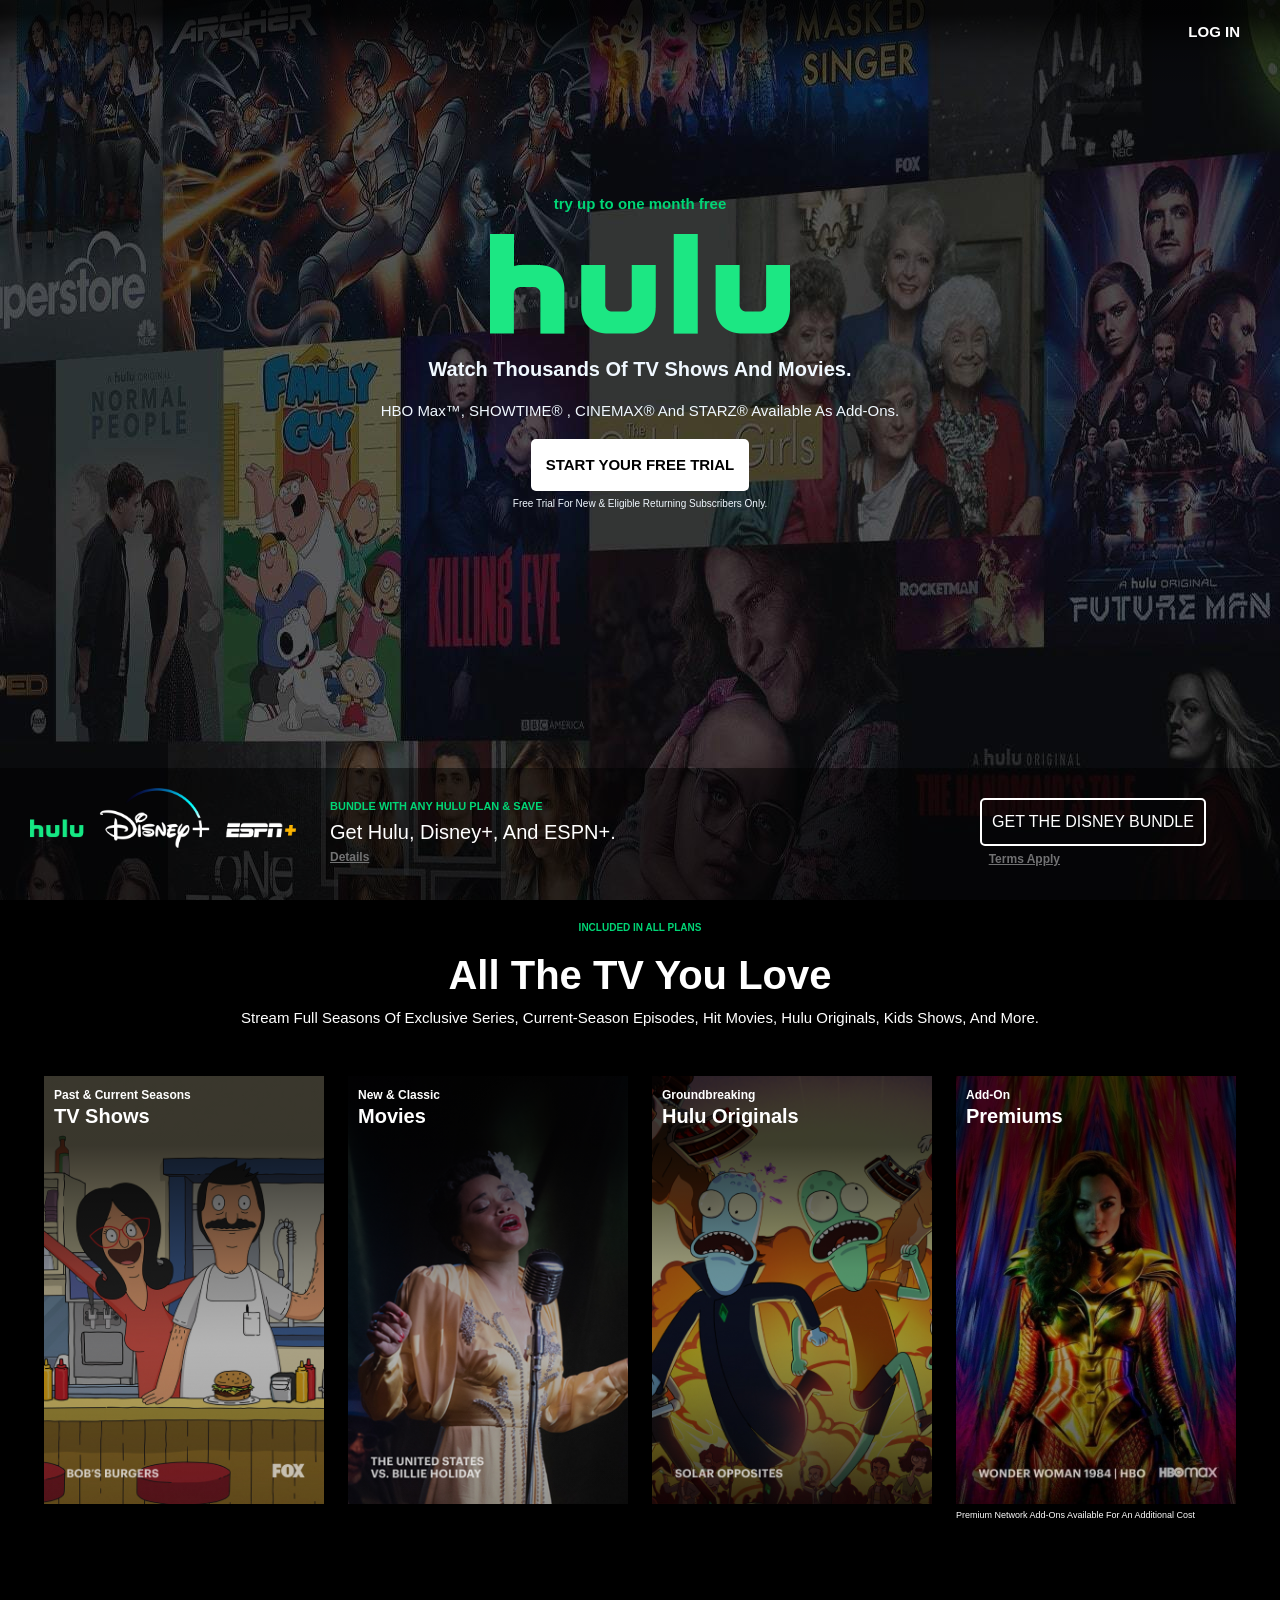
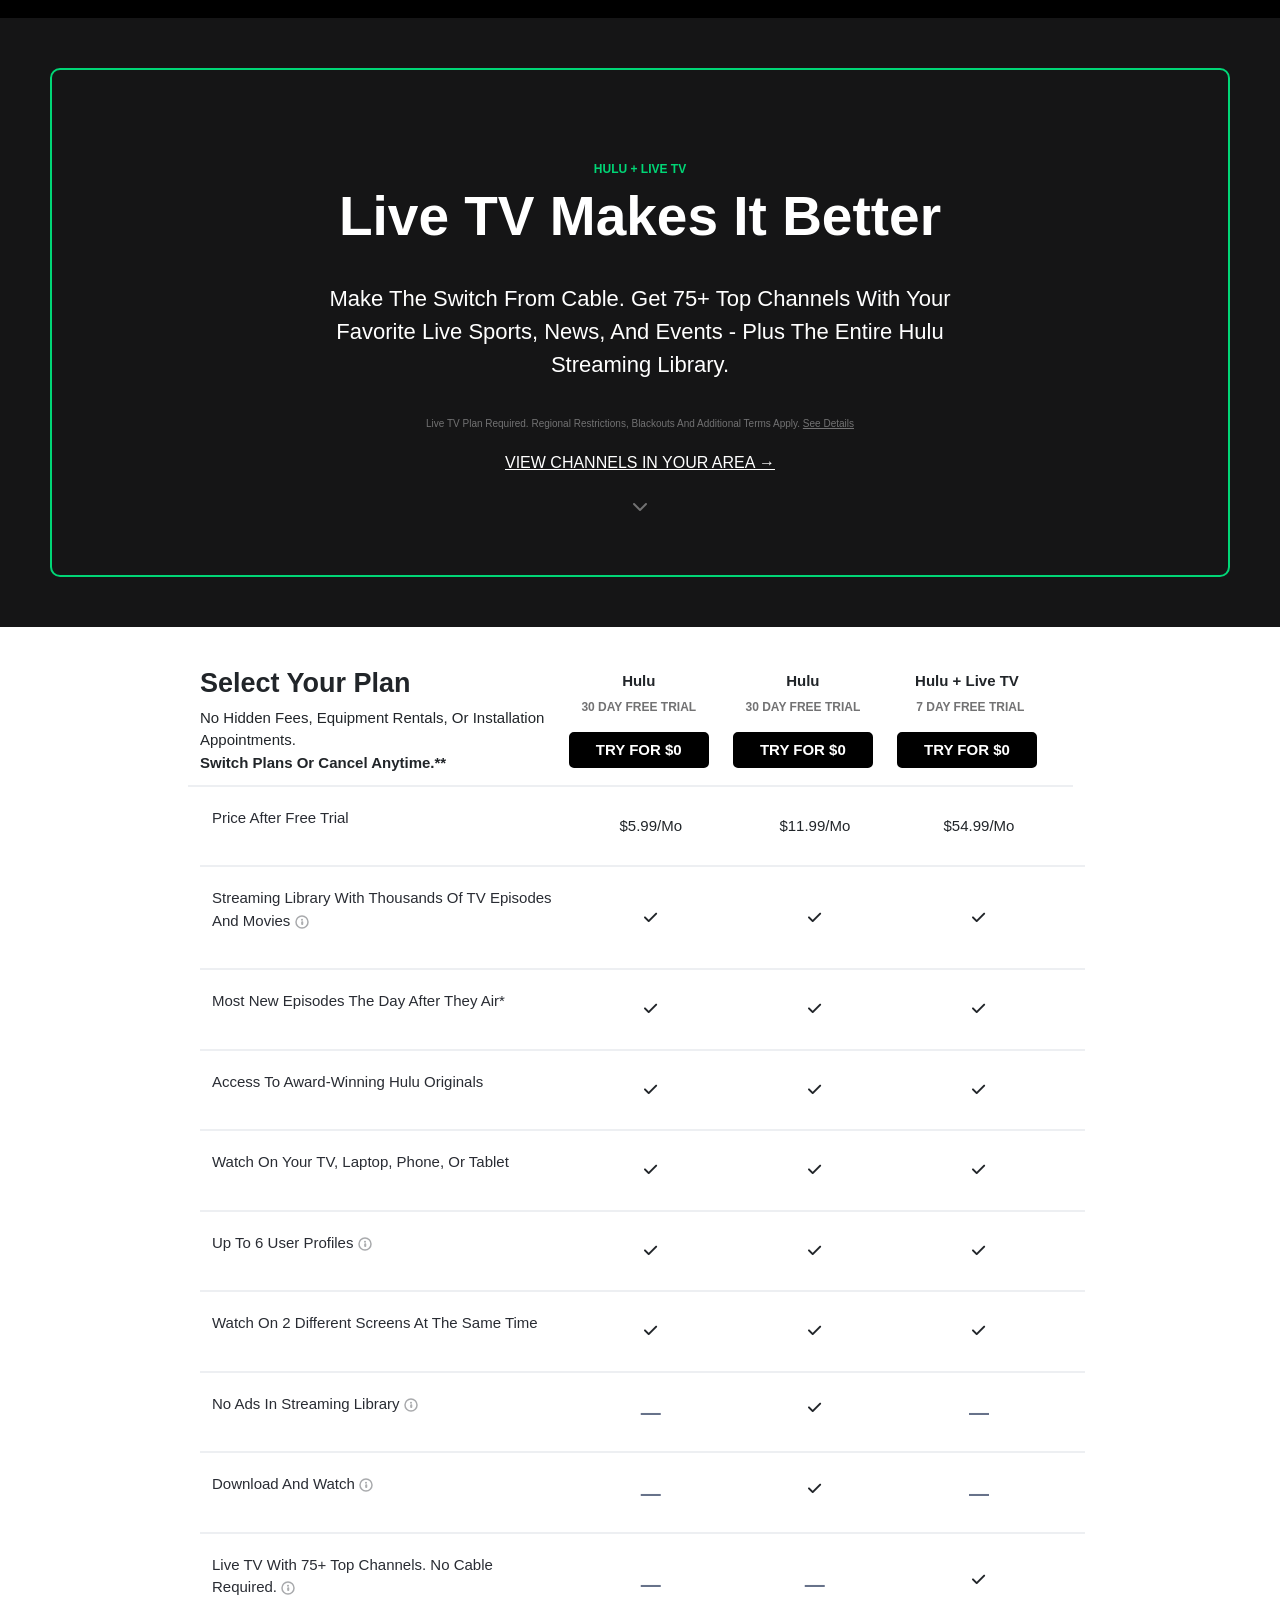
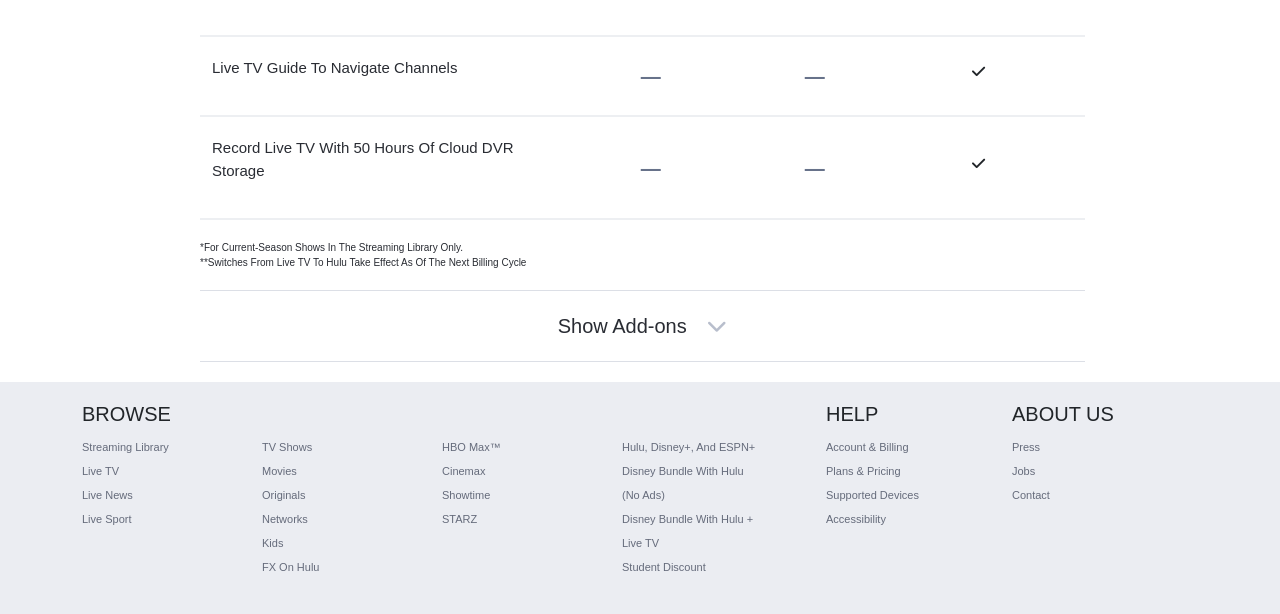
<file: index.html>
<!DOCTYPE html>
<html lang="en">

<head>
    <meta charset="UTF-8">
    <meta name="description"
        content="Watch TV shows and movies online. Stream TV episodes of Grey's Anatomy, This Is Us, Bob's Burgers, Brooklyn Nine-Nine, Empire, SNL, and popular movies on ...">
    <!-- <meta rel='canonical' href='lien du site'> -->
    <meta http-equiv="X-UA-Compatible" content="IE=edge">
    <meta name="viewport" content="width=device-width, initial-scale=1.0">
    <title>Stream TV and Movies Live and Online | Hulu</title>
    <!-- add an icon -->
    <link rel="icon" href="favicon.ico">
    <!-- end -->
    <link rel="stylesheet" href="css/bootstrap.min.css">
    <link rel="stylesheet" href="https://cdnjs.cloudflare.com/ajax/libs/font-awesome/6.1.1/css/all.min.css"
        integrity="sha512-KfkfwYDsLkIlwQp6LFnl8zNdLGxu9YAA1QvwINks4PhcElQSvqcyVLLD9aMhXd13uQjoXtEKNosOWaZqXgel0g=="
        crossorigin="anonymous" referrerpolicy="no-referrer" />
    <link rel="stylesheet" href="css/style.css">
</head>

<body>

    <div id="header">
        <nav>
            <div id="log">
                <a href="#" data-bs-toggle="modal" data-bs-target="#exampleModal">LOG IN</a>
                <!-- Modal -->
                <div class="modal fade" id="exampleModal" tabindex="-1" aria-labelledby="exampleModalLabel"
                    aria-hidden="true">
                    <div class="modal-dialog">
                        <div class="modal-content">
                            <div class="modal-header">

                                <button type="button" class="btn-close" data-bs-dismiss="modal"
                                    aria-label="Close"></button>
                            </div>
                            <div class="modal-body">
                                <h3 class="log">LOG IN</h3>
                                <div id="info">
                                    <p>EMAIL</p>
                                    <input type="email" name="email" id="email">
                                    <p>PASSWORD</p>
                                    <input type="password" name="password" id="password">
                                    <p><a href="#">Forgot your email or password</a></p>
                                    <!--je ne suis pas un robot-->
                                    <button type="submit">LOG IN</button>
                                </div>

                            </div>
                            <div class="modal-footer">
                                <p>Don't have an account? <a href="#">Start your free trial</a></p>
                            </div>
                        </div>
                    </div>
                </div>
                <!-- end Modal -->
            </div>
        </nav>

        <!-- presentation -->
        <div id="presentation">
            <p class="text-lowercase first">try up to one month free</p>
            <img src="img/logo.png" alt="">
            <p class="second">Watch thousands of TV shows and movies.</p>
            <p class="third">HBO Max™</sup>, SHOWTIME®</sup> , CINEMAX®</sup> and STARZ®</sup>
                available as add-ons.
            </p>
            <button type="submit" class="text-uppercase button">START YOUR FREE TRIAL</button>
            <p class="final">Free trial for new & eligible returning subscribers only.</p>
        </div>
        <!-- end presentation -->

        <!-- info-header -->
        <div class="info-header">
            <!-- add when it's small -->
            <div class="row foCO">
                <div class="col-lg-3 col-md-4 col-sm-6 log ">
                    <img src="img/logos.png" alt="">
                </div>
                <div class="col-lg-6 col-md-5 col-sm-6 text">
                    <p class='text-uppercase'>BUNDLE WITH ANY HULU PLAN & SAVE</p>
                    <h3>Get Hulu, Disney+, and ESPN+.</h3>
                    <a href="#">Details</a>
                </div>
                <div class="col-lg-3 col-md-3 col-sm-6 buttonDiv">
                    <button class="botn text-uppercase">
                        GET THE DISNEY BUNDLE
                    </button>
                    <div style="text-align: center; width: 52%; ">
                        <a href="#">Terms apply</a>
                    </div>
                </div>
                <!-- add when it's small -->

            </div>
            <!-- add when it's smal -->
            <div class="sup">
                <p class="first">BUNDLE WITH ANY HULU PLAN & SAVE</p>
                <img src="img/logos.png" alt="logo">
                <p class="second">Get all three.</p>
                <a href="#">Details</a>
                <button class="botn text-uppercase">
                    get the disney bundle
                </button>
                <a href="#">Terms apply</a>
            </div>
            <!-- end add when it's smal -->
        </div>
        <!-- end info-header -->
    </div>

    <!--end header-->

    <!--Catalogue-->
    <div id="plans">
        <div class="descri">
            <p class="first">INCLUDED IN ALL PLANS</p>
            <h1>All The TV You Love </h1>
            <p class='second'>Stream full seasons of exclusive series, current-season episodes, hit movies, Hulu
                Originals, kids shows, and more.</p>
        </div>
        <div class="row colom">
            <div class="col-lg-3 col-md-5 col-sm-5 col-5 cover1">
                <img src="img/cover-1.jpg" alt="">
                <div class="text">
                    <p>Past & Current Seasons</p>
                    <h4>TV Shows</h4>
                </div>
            </div>
            <div class="col-lg-3 col-md-5 col-sm-5 col-5 cover1">
                <img src="img/cover-2.jpg" alt="">
                <div class="text">
                    <p>New & Classic </p>
                    <h4>Movies</h4>
                </div>
            </div>
            <div class="col-lg-3 col-md-5 col-sm-5 col-5 cover1">
                <img src="img/cover-3.jpg" alt="">
                <div class="text">
                    <p>Groundbreaking</p>
                    <h4>Hulu Originals</h4>
                </div>
            </div>
            <div class="col-lg-3 col-md-5 col-sm-5 col-5 cover1">
                <img src="img/cover-4.jpg" alt="">
                <div class="text">
                    <p>Add-on</p>
                    <h4>Premiums</h4>
                </div>
                <div class="small">Premium network add-ons available for an additional cost</div>

            </div>
        </div>
    </div>
    <!--end catalogue-->
    <div id="live">
        <div class="content">
            <p class="text-uppercase green">HULU + LIVE TV</p>
            <h2>Live TV Makes It Better</h2>
            <p class="first">
                Make the switch from cable. Get 75+ top channels with your favorite live sports, news, and events - plus
                the entire Hulu streaming library.
            </p>
            <p class="second">
                Live TV plan required. Regional restrictions, blackouts and additional terms apply.
                <a href="#">See details</a>
            </p>
            <p class="text-uppercase third">
                <a href="#">VIEW CHANNELS IN YOUR AREA →</a>
            </p>
            <!-- <div>Icons made by <a href="https://www.flaticon.com/authors/iconixar" title="iconixar">iconixar</a> from <a href="https://www.flaticon.com/" title="Flaticon">www.flaticon.com</a></div> -->
            <p class="icon"><i class="fas fa-chevron-down"></i></p>
        </div>
    </div>




    <!-- prices -->
    <div class="select">
        <h1>Select Your Plan</h1>
        <p>No hidden fees, equipment rentals, or installation appointments.</p>
        <p class="switch">Switch plans or cancel anytime.**</p>
    </div>
    <div class="prices">

        <div class="row header">
            <div class="desc col-lg-5">
                <div class="select">
                    <h1>Select Your Plan</h1>
                    <p>No hidden fees, equipment rentals, or installation appointments.</p>
                    <p class="switch">Switch plans or cancel anytime.**</p>
                </div>
            </div>
            <div class="col-lg-7 price-fix">
                <div class="row stick">
                    <div class="col-lg-4 col-lg-4 col-sm-4 col-4 nature">
                        <!-- <p class="border text-center" style="height: 20px !important;">MOST POPULAR</p> -->

                        <div class="hulu first">
                            <h1>Hulu</h1>
                            <p class="text-uppercase">30 DAY FREE TRIAL</p>
                            <button class="btn-to-change-bg">TRY FOR $0</button>
                            <button class="btn-to-change-sm">Select</button>

                        </div>
                    </div>
                    <div class="col-lg-4 col-lg-4 col-sm-4 col-4 nature">

                        <div class="hulu first">
                            <h1>Hulu</h1>
                            <p class="text-uppercase">30 DAY FREE TRIAL</p>
                            <button class="btn-to-change-bg">TRY FOR $0</button>
                            <button class="btn-to-change-sm">Select</button>
                        </div>
                    </div>
                    <div class="col-lg-4 col-lg-4 col-sm-4 col-4 nature">

                        <div class="hulu third">
                            <h1 class="detel">Hulu + Live TV</h1>
                            <h1 class="show">Hulu + TV</h1>
                            <p class="text-uppercase"> &nbsp 7 DAY FREE TRIAL</p>
                            <button class="btn-to-change-bg">TRY FOR $0</button>
                            <button class="btn-to-change-sm">Select</button>
                        </div>
                    </div>
                </div>
            </div>
        </div>


        <div class="row catalogue">
            <div class="col-lg-5">
                <p>Price after free trial</p>
            </div>
            <div class="col-lg-7 xx">
                <div class="row">
                    <div class="col-lg-4 col-md-4 col-sm-4 col-ex-4 col-4">
                        $5.99/mo
                    </div>
                    <div class="col-lg-4 col-md-4 col-sm-4 col-ex-4 col-4">
                        $11.99/mo
                    </div>
                    <div class="col-lg-4 col-md-4 col-sm-4 col-ex-4 col-4">
                        $54.99/mo
                    </div>
                </div>
            </div>
        </div>

        <div class="row catalogue">
            <div class="col-lg-5">
                <p>Streaming Library with thousands of TV episodes and movies
                    <img src="img/Info_Icon_Dark_Grey.svg" alt="">
                </p>
            </div>
            <div class="col-lg-7 xx">
                <div class="row">
                    <div class="col-lg-4 col-md-4 col-sm-4 col-ex-4 col-4">
                        <i class="fas fa-check"></i>
                    </div>
                    <div class="col-lg-4 col-md-4 col-sm-4 col-ex-4 col-4">
                        <i class="fas fa-check"></i>
                    </div>
                    <div class="col-lg-4 col-md-4 col-sm-4 col-ex-4 col-4">
                        <i class="fas fa-check"></i>
                    </div>
                </div>
            </div>
        </div>

        <div class="row catalogue">
            <div class="col-lg-5">
                <p>Most new episodes the day after they air*</p>
            </div>
            <div class="col-lg-7 xx">
                <div class="row">
                    <div class="col-lg-4 col-md-4 col-sm-4 col-ex-4 col-4">
                        <i class="fas fa-check"></i>
                    </div>
                    <div class="col-lg-4 col-md-4 col-sm-4 col-ex-4 col-4">
                        <i class="fas fa-check"></i>
                    </div>
                    <div class="col-lg-4 col-md-4 col-sm-4 col-ex-4 col-4">
                        <i class="fas fa-check"></i>
                    </div>
                </div>
            </div>
        </div>
        <div class="row catalogue">
            <div class="col-lg-5">
                <p>Access to award-winning Hulu Originals</p>
            </div>
            <div class="col-lg-7 xx">
                <div class="row">
                    <div class="col-lg-4 col-md-4 col-sm-4 col-ex-4 col-4">
                        <i class="fas fa-check"></i>
                    </div>
                    <div class="col-lg-4 col-md-4 col-sm-4 col-ex-4 col-4">
                        <i class="fas fa-check"></i>
                    </div>
                    <div class="col-lg-4 col-md-4 col-sm-4 col-ex-4 col-4">
                        <i class="fas fa-check"></i>
                    </div>
                </div>
            </div>
        </div>

        <div class="row catalogue">
            <div class="col-lg-5">
                <p>Watch on your TV, laptop, phone, or tablet</p>
            </div>
            <div class="col-lg-7 xx">
                <div class="row">
                    <div class="col-lg-4 col-md-4 col-sm-4 col-ex-4 col-4">
                        <i class="fas fa-check"></i>
                    </div>
                    <div class="col-lg-4 col-md-4 col-sm-4 col-ex-4 col-4">
                        <i class="fas fa-check"></i>
                    </div>
                    <div class="col-lg-4 col-md-4 col-sm-4 col-ex-4 col-4">
                        <i class="fas fa-check"></i>
                    </div>
                </div>
            </div>
        </div>

        <div class="row catalogue">
            <div class="col-lg-5">
                <p>Up to 6 user profiles
                    <img src="img/Info_Icon_Dark_Grey.svg" alt="">
                </p>
            </div>
            <div class="col-lg-7 xx">
                <div class="row">
                    <div class="col-lg-4 col-md-4 col-sm-4 col-ex-4 col-4">
                        <i class="fas fa-check"></i>
                    </div>
                    <div class="col-lg-4 col-md-4 col-sm-4 col-ex-4 col-4">
                        <i class="fas fa-check"></i>
                    </div>
                    <div class="col-lg-4 col-md-4 col-sm-4 col-ex-4 col-4">
                        <i class="fas fa-check"></i>
                    </div>
                </div>
            </div>
        </div>

        <div class="row catalogue">
            <div class="col-lg-5">
                <p>Watch on 2 different screens at the same time</p>
            </div>
            <div class="col-lg-7 xx">
                <div class="row">
                    <div class="col-lg-4 col-md-4 col-sm-4 col-ex-4 col-4">
                        <i class="fas fa-check"></i>
                    </div>
                    <div class="col-lg-4 col-md-4 col-sm-4 col-ex-4 col-4">
                        <i class="fas fa-check"></i>
                    </div>
                    <div class="col-lg-4 col-md-4 col-sm-4 col-ex-4 col-4">
                        <i class="fas fa-check"></i>
                    </div>
                </div>
            </div>
        </div>

        <div class="row catalogue">
            <div class="col-lg-5">
                <p>No ads in streaming Library
                    <img src="img/Info_Icon_Dark_Grey.svg" alt="">
                </p>
            </div>
            <div class="col-lg-7 xx">
                <div class="row">
                    <div class="col-lg-4 col-md-4 col-sm-4 col-ex-4 col-4">
                        <span>—</span>
                    </div>
                    <div class="col-lg-4 col-md-4 col-sm-4 col-ex-4 col-4">
                        <i class="fas fa-check"></i>
                    </div>
                    <div class="col-lg-4 col-md-4 col-sm-4 col-ex-4 col-4">
                        <span>—</span>
                    </div>
                </div>
            </div>
        </div>

        <div class="row catalogue">
            <div class="col-lg-5">
                <p>Download and watch
                    <img src="img/Info_Icon_Dark_Grey.svg" alt="">
                </p>
            </div>
            <div class="col-lg-7 xx">
                <div class="row">
                    <div class="col-lg-4 col-md-4 col-sm-4 col-ex-4 col-4">
                        <span>—</span>
                    </div>
                    <div class="col-lg-4 col-md-4 col-sm-4 col-ex-4 col-4">
                        <i class="fas fa-check"></i>
                    </div>
                    <div class="col-lg-4 col-md-4 col-sm-4 col-ex-4 col-4">
                        <span>—</span>
                    </div>
                </div>
            </div>
        </div>

        <div class="row catalogue">
            <div class="col-lg-5">
                <p>Live TV with 75+ top channels. No cable required.
                    <img src="img/Info_Icon_Dark_Grey.svg" alt="">
                </p>
            </div>
            <div class="col-lg-7 xx">
                <div class="row">
                    <div class="col-lg-4 col-md-4 col-sm-4 col-ex-4 col-4">
                        <span>—</span>
                    </div>
                    <div class="col-lg-4 col-md-4 col-sm-4 col-ex-4 col-4">
                        <span>—</span>
                    </div>
                    <div class="col-lg-4 col-md-4 col-sm-4 col-ex-4 col-4">
                        <i class="fas fa-check"></i>
                    </div>
                </div>
            </div>
        </div>

        <div class="row catalogue">
            <div class="col-lg-5">
                <p>Live TV guide to navigate channels</p>
            </div>
            <div class="col-lg-7 xx">
                <div class="row">
                    <div class="col-lg-4 col-md-4 col-sm-4 col-ex-4 col-4">
                        <span>—</span>
                    </div>
                    <div class="col-lg-4 col-md-4 col-sm-4 col-ex-4 col-4">
                        <span>—</span>
                    </div>
                    <div class="col-lg-4 col-md-4 col-sm-4 col-ex-4 col-4">
                        <i class="fas fa-check"></i>
                    </div>
                </div>
            </div>
        </div>

        <div class="row catalogue">
            <div class="col-lg-5">
                <p>Record Live TV with 50 hours of Cloud DVR storage</p>
            </div>
            <div class="col-lg-7 xx">
                <div class="row">
                    <div class="col-lg-4 col-md-4 col-sm-4 col-ex-4 col-4">
                        <span>—</span>
                    </div>
                    <div class="col-lg-4 col-md-4 col-sm-4 col-ex-4 col-4">
                        <span>—</span>
                    </div>
                    <div class="col-lg-4 col-md-4 col-sm-4 col-ex-4 col-4">
                        <i class="fas fa-check"></i>
                    </div>
                </div>
            </div>
        </div>

        <div id="petiteInfo">
            <p>*For current-season shows in the streaming library only.</p>
            <p> **Switches from Live TV to Hulu take effect as of the next billing cycle</p>
        </div>


        <div id="button" class="top">
            <button id="btn-1">Show Add-ons
                <i class="fas fa-chevron-down icon"></i>
            </button>
        </div>
        <div id="show" class="hide_me">




            <div class="description">
                <h1>Available Add-ons</h1>
                <p>Add-ons available at an additional cost. Add them up after you sign up for Hulu.</p>
            </div>
            <div class="row catalogue">
                <div class="col-lg-5">
                    <p>HBO Max™ </p>
                </div>
                <div class="col-lg-7 xx">
                    <div class="row">
                        <div class="col-lg-4 col-md-4 col-sm-4 col-ex-4 col-4">
                            <i class="fas fa-check"></i>
                        </div>
                        <div class="col-lg-4 col-md-4 col-sm-4 col-ex-4 col-4">
                            <i class="fas fa-check"></i>
                        </div>
                        <div class="col-lg-4 col-md-4 col-sm-4 col-ex-4 col-4">
                            <i class="fas fa-check"></i>
                        </div>
                    </div>
                </div>
            </div>
            <div class="row catalogue">
                <div class="col-lg-5">
                    <p>CINEMAX®</p>
                </div>
                <div class="col-lg-7 xx">
                    <div class="row">
                        <div class="col-lg-4 col-md-4 col-sm-4 col-ex-4 col-4">
                            <i class="fas fa-check"></i>
                        </div>
                        <div class="col-lg-4 col-md-4 col-sm-4 col-ex-4 col-4">
                            <i class="fas fa-check"></i>
                        </div>
                        <div class="col-lg-4 col-md-4 col-sm-4 col-ex-4 col-4">
                            <i class="fas fa-check"></i>
                        </div>
                    </div>
                </div>
            </div>

            <div class="row catalogue">
                <div class="col-lg-5">
                    <p>SHOWTIME®</p>
                </div>
                <div class="col-lg-7 xx">
                    <div class="row">
                        <div class="col-lg-4 col-md-4 col-sm-4 col-ex-4 col-4">
                            <i class="fas fa-check"></i>
                        </div>
                        <div class="col-lg-4 col-md-4 col-sm-4 col-ex-4 col-4">
                            <i class="fas fa-check"></i>
                        </div>
                        <div class="col-lg-4 col-md-4 col-sm-4 col-ex-4 col-4">
                            <i class="fas fa-check"></i>
                        </div>
                    </div>
                </div>
            </div>

            <div class="row catalogue">
                <div class="col-lg-5">
                    <p>STARZ®</p>
                </div>
                <div class="col-lg-7 xx">
                    <div class="row">
                        <div class="col-lg-4 col-md-4 col-sm-4 col-ex-4 col-4">
                            <i class="fas fa-check"></i>
                        </div>
                        <div class="col-lg-4 col-md-4 col-sm-4 col-ex-4 col-4">
                            <i class="fas fa-check"></i>
                        </div>
                        <div class="col-lg-4 col-md-4 col-sm-4 col-ex-4 col-4">
                            <i class="fas fa-check"></i>
                        </div>
                    </div>
                </div>
            </div>

            <div class="row catalogue">
                <div class="col-lg-5">
                    <p>Unlimited Screens
                        <img src="img/Info_Icon_Dark_Grey.svg" alt="">
                    </p>
                </div>
                <div class="col-lg-7 xx">
                    <div class="row">
                        <div class="col-lg-4 col-md-4 col-sm-4 col-ex-4 col-4">
                            <span>_</span>
                        </div>
                        <div class="col-lg-4 col-md-4 col-sm-4 col-ex-4 col-4">
                            <span>_</span>
                        </div>
                        <div class="col-lg-4 col-md-4 col-sm-4 col-ex-4 col-4">
                            <i class="fas fa-check"></i>
                        </div>
                    </div>
                </div>
            </div>

            <div class="row catalogue">
                <div class="col-lg-5">
                    <p>Enhanced Cloud DVR
                        <img src="img/Info_Icon_Dark_Grey.svg" alt="">
                    </p>
                </div>
                <div class="col-lg-7 xx">
                    <div class="row">
                        <div class="col-lg-4 col-md-4 col-sm-4 col-ex-4 col-4">
                            <span>_</span>
                        </div>
                        <div class="col-lg-4 col-md-4 col-sm-4 col-ex-4 col-4">
                            <span>_</span>
                        </div>
                        <div class="col-lg-4 col-md-4 col-sm-4 col-ex-4 col-4">
                            <i class="fas fa-check"></i>
                        </div>
                    </div>
                </div>
            </div>

            <div class="row catalogue">
                <div class="col-lg-5">
                    <p>Sports Add-On
                        <img src="img/Info_Icon_Dark_Grey.svg" alt="">
                    </p>
                </div>
                <div class="col-lg-7 xx">
                    <div class="row">
                        <div class="col-lg-4 col-md-4 col-sm-4 col-ex-4 col-4">
                            <span>_</span>
                        </div>
                        <div class="col-lg-4 col-md-4 col-sm-4 col-ex-4 col-4">
                            <span>_</span>
                        </div>
                        <div class="col-lg-4 col-md-4 col-sm-4 col-ex-4 col-4">
                            <i class="fas fa-check"></i>
                        </div>
                    </div>
                </div>
            </div>

            <div class="row catalogue">
                <div class="col-lg-5">
                    <p>Entertainment Add-on
                        <img src="img/Info_Icon_Dark_Grey.svg" alt="">
                    </p>
                </div>
                <div class="col-lg-7 xx">
                    <div class="row">
                        <div class="col-lg-4 col-md-4 col-sm-4 col-ex-4 col-4">
                            <span>_</span>
                        </div>
                        <div class="col-lg-4 col-md-4 col-sm-4 col-ex-4 col-4">
                            <span>_</span>
                        </div>
                        <div class="col-lg-4 col-md-4 col-sm-4 col-ex-4 col-4">
                            <i class="fas fa-check"></i>
                        </div>
                    </div>
                </div>
            </div>

            <div class="row catalogue">
                <div class="col-lg-5">
                    <p>Español Add-on
                        <img src="img/Info_Icon_Dark_Grey.svg" alt="">
                    </p>
                </div>
                <div class="col-lg-7 xx">
                    <div class="row">
                        <div class="col-lg-4 col-md-4 col-sm-4 col-ex-4 col-4">
                            <span>_</span>
                        </div>
                        <div class="col-lg-4 col-md-4 col-sm-4 col-ex-4 col-4">
                            <span>_</span>
                        </div>
                        <div class="col-lg-4 col-md-4 col-sm-4 col-ex-4 col-4">
                            <i class="fas fa-check"></i>
                        </div>
                    </div>
                </div>
            </div>
        </div>

        <div id="button" class='bottom hide_me'>
            <button id="btn-2">Hide add-ons
                <i class="fas fa-angle-down icon"></i>
            </button>
        </div>


    </div>






    <footer>
        <div class="container" data-aos="fade-up-right" data-aos-duration="3000">
            <div class="row">
                <div class="col-lg-8 col-md-12">


                    <div class="h5 text-uppercase">
                        BROWSE
                    </div>

                    <div>
                        <div class="row">
                            <ul class="col-lg-3 col-md-3 col-sm-6 col-12">
                                <li><a href="#">Streaming Library</a></li>
                                <li><a href="#">Live TV</a></li>
                                <li><a href="#">Live News</a></li>
                                <li><a href="#">Live Sport</a></li>
                            </ul>
                            <ul class="col-lg-3 col-md-3 col-sm-6 col-12">
                                <li><a href="#">TV Shows</a></li>
                                <li><a href="#">Movies</a></li>
                                <li><a href="#">Originals</a></li>
                                <li><a href="#">Networks</a></li>
                                <li><a href="#">Kids</a></li>
                                <li><a href="#">FX on Hulu</a></li>
                            </ul>
                            <ul class="col-lg-3 col-md-3 col-sm-6 col-12">
                                <li><a href="#">HBO Max™</a></li>
                                <li><a href="#">Cinemax</a></li>
                                <li><a href="#">Showtime</a></li>
                                <li><a href="#">STARZ</a></li>
                            </ul>
                            <ul class="col-lg-3 col-md-3 col-sm-6 col-12">
                                <li><a href="#">Hulu, Disney+, and ESPN+</a></li>
                                <li><a href="#">Disney bundle with Hulu (No Ads)</a></li>
                                <li><a href="#">Disney bundle with Hulu + live TV</a></li>
                                <li><a href="#">Student Discount</a></li>
                            </ul>
                        </div>
                    </div>
                </div>
                <div class="col-lg-2 col-md-6 col col-sm-6 col-12">
                    <!-- <a style="border-bottom:2px solid #DCDFE6;line-height: 3;" href="#two" data-toggle="collapse" class="h5 text-uppercase text-black nav-link p-0 d-block d-lg-none d-xl-none">
                    HELP <span class="iconToChange"><i class="fas fa-chevron-down"></i></span>
                </a> -->
                    <div class="h5 text-uppercase">
                        HELP
                    </div>
                    <div>
                        <ul style="padding: 0;">
                            <li><a href="#"> Account & Billing</a></li>
                            <li><a href="#"> Plans & Pricing</a></li>
                            <li><a href="#">Supported Devices</a> </li>
                            <li><a href="#"> Accessibility</a></li>
                        </ul>
                    </div>
                </div>
                <div class="col-lg-2 col-md-6 col-sm-6 col-12">

                    <div class="h5 text-uppercase">
                        ABOUT US
                    </div>
                    <div>
                        <ul style="padding: 0;">
                            <li><a href="#">Press</a></li>
                            <li><a href="#">Jobs</a></li>
                            <li><a href="#">Contact</a></li>
                        </ul>
                    </div>
                </div>

            </div>
        </div>
    </footer>


    <script src="./js/bootstrap.bundle.min.js"></script>
    <script src="./js/js.js"></script>


</body>

</html>
</file>
<file: css/style.css>
@import url('https://fonts.googleapis.com/css2?family=Rubik:wght@300;400;600;700&display=swap');
        /**300;400;600;700**/
        
        * {
            box-sizing: border-box;
            margin: 0;
            padding: 0;
        }
        
        .row {
            width: 100%;
        }
        
        body {
            overflow-x: hidden;
            font-family: 'arial', sans-serif;
            text-transform: capitalize;
            margin: 0;
            padding: 0;
        }
        
        #header {
            background-image: url('../img/header.jpg');
            height: 100vh;
            position: relative;
            margin: 0;
            padding: 0;
        }
        
        nav {
            height: 10vh;
            background: linear-gradient(180deg, rgba(0, 0, 0, 0.76) 15.54%, rgba(0, 0, 0, 0.192) 60.23%, rgba(0, 0, 0, 8e-05) 100%);
            padding-right: 20px;
        }
        
        #log {
            float: right;
            margin: 20px
        }
        
        #log a {
            color: white;
            text-decoration: none;
            font-weight: 600;
            font-size: 15px
        }
        
        #log a:hover {
            color: #727273;
        }
        /**modal **/
        
        #exampleModal .modal-content {
            padding: 10px 60px;
            height: 550px;
            width: 400px;
        }
        
        #exampleModal .modal-content .modal-body {
            margin-top: 30px;
        }
        
        #exampleModal .modal-content .log {
            font-size: 20px;
            font-weight: bold;
            margin-bottom: 20px;
        }
        
        #exampleModal .modal-content #info p {
            font-size: 15px;
            margin: 5px 0px 5px 0px;
            color: #727273;
        }
        
        #exampleModal .modal-content #info input {
            width: 100%;
            border: #727273 solid 2px;
            border-radius: 5px;
            margin-bottom: 15px;
            margin-top: 5px;
        }
        
        #exampleModal .modal-content #info p a {
            text-decoration: none;
            color: #0d6efd;
            font-size: 12px;
        }
        
        #exampleModal .modal-content #info button {
            margin-top: 15px;
            width: 100%;
            border: black 2px solid;
            border-radius: 5px;
            color: white;
            background-color: black;
        }
        
        #exampleModal .modal-content div.modal-footer {
            justify-content: flex-start;
        }
        
        #exampleModal .modal-content .modal-footer p {
            font-size: 10px;
            color: #727273;
            margin: 0;
        }
        
        #exampleModal .modal-content .modal-footer p a {
            font-size: 10px;
            color: #0d6efd;
        }
        /*END MODAL*/
        /*presentation*/
        
        #presentation {
            color: aliceblue;
            height: 60vh;
            display: grid;
            place-content: center;
            place-items: center;
            text-align: center;
            width: 100%;
            margin: auto;
            align-items: center;
            justify-content: center;
        }
        
        #presentation .first {
            color: #00d676;
            font-weight: 600;
            font-size: 15px;
        }
        
        #presentation img {
            width: 300px;
            height: 100px;
            margin: 3px 0 20px 0px;
        }
        
        #presentation .second {
            font-weight: 700;
            font-size: 20px;
        }
        
        #presentation .third {
            font-size: 15px;
        }
        
        #presentation button {
            /* margin: 20px; */
            padding: 15px;
            text-align: center;
            border-radius: 5px;
            border: none;
            background-color: white;
            color: black;
            font-weight: 700;
            font-size: 15px;
        }
        
        #presentation button:hover {
            background-color: rgba(255, 255, 255, 0.8);
        }
        
        #presentation .final {
            font-size: 10px;
            margin-top: 5px;
        }
        
        .info-header {
            background-color: rgb(0, 0, 0, 0.5);
            color: white;
            position: absolute;
            bottom: 0;
            text-align: justify;
            padding: 10px 20px;
        }
        
        .info-header img {
            width: 100%;
            padding: 10px;
        }
        
        .info-header .text {
            margin-top: 20px;
            padding-right: 0 0 0 40px;
        }
        
        .info-header p {
            color: #00d676;
            font-weight: 600;
            font-size: 11px;
            margin: 0 0 5px 0;
        }
        
        .info-header h3 {
            font-size: 20px;
            font-weight: 400;
            margin: 0;
        }
        
        .info-header a {
            color: #727273;
            font-size: 12px;
            font-weight: 600;
            text-decoration: underline;
        }
        
        .info-header .botn {
            background-color: transparent;
            border: white 2px solid;
            border-radius: 5px;
            text-align: center;
            padding: 10px;
            color: white;
            margin: auto;
            display: block;
        }
        
        .info-header .buttonDiv {
            margin: 20px 0;
        }
        
        .info-header .black {
            background-color: black;
            width: 100%;
            height: 40px;
            margin: 0;
            padding: 0;
        }
        
        .info-header div.sup {
            display: none;
        }
        /*end info-header*/
        /*description*/
        
        #plans {
            background-color: black;
            color: white;
            text-decoration: none;
            flex-wrap: nowrap;
            justify-content: center;
            text-align: center;
            padding-bottom: 50px;
        }
        
        #plans .colom {
            width: 95%;
            justify-content: center;
            padding: 30px 0 30px 0px;
            text-align: justify;
            margin: auto;
        }
        
        #plans .cover1 {
            position: relative;
            flex-wrap: nowrap;
            margin: 0px 0px 15px 0px;
        }
        
        #plans .cover1 img {
            width: 100%;
        }
        
        #plans .cover1 .text {
            background: linear-gradient(180deg, rgba(0, 0, 0, 0.76) 15.54%, rgba(0, 0, 0, 0.192) 60.23%, rgba(0, 0, 0, 8e-05) 100%);
            position: absolute;
            top: 0;
            width: 100%;
            height: 100%;
            cursor: pointer;
        }
        
        .descri {
            margin: auto;
            width: 90%;
        }
        
        .descri .first {
            color: #00d676;
            font-size: 10px;
            font-weight: 700;
            padding-top: 20px;
        }
        
        .descri h1 {
            font-weight: 800;
            font-size: 40px;
        }
        
        .descri .second {
            font-size: 15px;
        }
        
        #plans .cover1 .text {
            padding: 10px;
        }
        
        #plans .cover1 .text p {
            margin-bottom: 0;
            font-size: 12px;
            font-weight: 550;
        }
        
        #plans .cover1 .text h4 {
            margin-top: 0;
            font-weight: 800;
            font-size: 20px;
        }
        
        #plans .small {
            color: white;
            font-size: 9px;
            margin-top: 5px;
        }
        /*end description*/
        /*probléme de screen*/
        /*.info-header .foCO{
    width: 100%;
}*/
        
        .foCO {
            width: 100%;
        }
        /*end probléme de screen*/
        /*live*/
        
        #live {
            background-color: #151516;
            padding: 50px;
        }
        
        #live .content {
            border: #00d676 solid 2px;
            border-radius: 10px;
            text-align: center;
            color: white;
            margin: auto;
            justify-content: center;
            align-items: center;
            padding: 50px 0;
        }
        
        #live .content .green {
            color: #00d676;
            font-weight: 700;
            font-size: 12px;
            padding: 40px 0 5px 0;
        }
        
        #live .content h2 {
            font-weight: 800;
            font-size: 55px;
            padding-bottom: 25px;
        }
        
        #live .content p {
            width: 55%;
            text-align: center;
            margin: auto;
        }
        
        #live .content .first {
            font-size: 22px;
            padding-bottom: 35px;
        }
        
        #live .content .second {
            font-size: 10px;
            color: #727273;
            padding-bottom: 20px;
        }
        
        #live .content .second a {
            color: #727273;
        }
        
        #live .content .third {
            padding-bottom: 20px;
        }
        
        #live .content .third a {
            color: white;
        }
        
        #live .content .icon {
            width: 50px;
            color: #727273;
            height: 30px;
            position: relative;
            animation-name: bounce;
            animation-duration: 3s;
            animation-iteration-count: infinite;
        }
        
        @keyframes bounce {
            0% {
                top: 0px;
            }
            50% {
                top: 15px;
            }
            100% {
                top: 0px;
            }
        }
        /*end live*/
        /*sport*/
        /*end sport*/
        /*prices*/
        
        .prices {
            padding: 20px 5px 20px 10px;
        }
        
        .btn-to-change-bg {
            display: block;
        }
        
        .btn-to-change-sm {
            display: none;
        }
        
        .detel {
            display: block;
        }
        
        .show {
            display: none;
        }
        
        .header {
            padding: 20px 0 10px 0;
            border-bottom: 2px solid #EDEFF2;
            background-color: white;
            /* position: sticky;
            top: 0; */
        }
        
        .prices .catalogue {
            border-bottom: 2px solid #EDEFF2;
            width: 100%;
            margin: auto;
        }
        
        .select h1 {
            font-size: 27px;
            font-weight: 900;
        }
        
        .select p {
            font-size: 15px;
            font-weight: 500;
            margin-bottom: 0.2px;
        }
        
        .select .switch {
            font-weight: 700;
        }
        
        .hulu {
            text-align: center;
        }
        
        .hulu h1 {
            font-size: 15px;
            font-weight: 800;
            padding-top: 5px;
        }
        
        .hulu p {
            font-size: 12px;
            font-weight: 600;
            color: #727273;
        }
        
        .hulu button {
            font-weight: 700;
            font-size: 15px;
            border: black 2px solid;
            background-color: black;
            color: white;
            padding: 5px;
            border-radius: 5px;
            width: 100%;
        }
        
        .catalogue {
            padding: 20px 0;
            font-size: 15px;
        }
        
        .catalogue p {
            color: rgb(41, 44, 51);
        }
        
        .xx {
            margin: auto;
            text-align: center;
        }
        
        span {
            color: #67728A;
            font-weight: bold;
            font-size: 20px;
            text-align: center;
            margin: auto;
        }
        
        .prices .header {
            position: sticky;
            top: 0;
        }
        
        #petiteInfo {
            padding: 20px 0;
        }
        
        #petiteInfo p {
            font-size: 10px;
            padding: 0;
            margin: 0;
            color: rgb(41, 44, 51);
        }
        /*end prices*/
        
        #show .description {
            text-align: center;
            padding-top: 40px;
            margin: auto;
        }
        
        #show .description h1 {
            font-size: 27px;
            font-weight: 900;
        }
        
        #show .description p {
            font-size: 15px;
            font-weight: 500;
            margin-bottom: 0.2px;
        }
        
        #button {
            text-align: center;
            border-bottom: 1px solid #DCDFE6;
            border-top: 1px solid #DCDFE6;
            color: #292C33;
            padding: 20px;
            font-size: 20px;
        }
        
        #button button {
            background-color: transparent;
            border: none;
            color: #292C33;
        }
        
        #button .icon {
            color: #B8BECC;
            padding-left: 15px;
        }
        
        .hide_me {
            display: none;
        }
        
        .show_me {
            display: contents;
        }
        /*footer*/
        
        footer {
            background-color: #EBEDF2;
            padding: 20px 5px;
        }
        
        footer p {
            font-size: 12px;
            font-weight: 700;
        }
        
        footer ul li {
            list-style-type: none;
            padding-right: 20px;
        }
        
        footer ul li a {
            padding-bottom: 5px;
            color: #656B7B;
            font-size: 11px;
            text-decoration: none;
        }
        
        footer ul li a:hover {
            color: #3370BB;
        }
        
        span.iconToChange {
            float: right;
            font-size: 12px;
        }
        /*end footer*/
        
        .contact {
            margin: 20px 0;
        }
        
        .contact img {
            padding-right: 30px;
        }
        
        .other {
            padding-top: 10px;
            margin: 5px 0;
        }
        
        .other a {
            color: #656B7B;
            text-decoration: none;
            margin-right: 20px;
            margin-bottom: 5px;
            font-size: 12px;
        }
        
        .other a:hover {
            color: #3370BB;
        }
        
        .other span {
            font-weight: 500;
            font-size: 12px;
        }
        /*large screen**/
        
        @media (min-width: 1200px) {
            /* p {
                color: white !important;
            } */
            /*prices*/
            .prices {
                max-width: 900px;
                margin: auto;
            }
            .prices .header {
                position: sticky;
                top: 0;
            }
            .select {
                display: none;
            }
            .prices .header .select {
                display: contents;
            }
            .ligne-small {
                background-color: rgb(247, 248, 250);
            }
            /*prices*/
            /*button show*/
            #show .description {
                width: 350px;
            }
        }
        /*medium screen**/
        
        @media (min-width: 992px) and (max-width: 1199px) {
            /* p {
                color: tomato !important;
            } */
            /*info-header*/
            .info-header .text {
                padding-left: 50px;
            }
            .info-header .botn {
                font-size: 15px;
                padding: 10px 8px;
            }
            /*end info header*/
            /*live*/
            #live .content {
                padding: 30px 0;
            }
            #live .content .green {
                font-size: 11px;
                padding: 0px 0 5px 0;
            }
            #live .content h2 {
                font-size: 35px;
                padding-bottom: 20px;
            }
            #live .content p {
                width: 70%;
            }
            #live .content .first {
                font-size: 20px;
                padding-bottom: 35px;
            }
            #live .content .second {
                font-size: 10px;
            }
            /*sport*/
            /*end sport*/
            /*prices*/
            .prices {
                max-width: 800px;
                margin: auto;
            }
            .select {
                display: none;
            }
            .prices .header .select {
                display: contents;
            }
            /*prices*/
        }
        /*small screen**/
        
        @media (min-width:768px) and (max-width:991px) {
            /* p {
                color: violet !important;
            } */
            /*info header*/
            .info-header .text p {
                font-size: 12px;
            }
            .info-header .text h3 {
                font-size: 15px;
            }
            .info-header .botn {
                font-size: 12px;
                padding: 10px 8px;
            }
            /*end info header*/
            /*presentation*/
            #presentation img {
                width: 200px;
                height: 50px;
                margin: 3px 0 20px 0px;
            }
            .info-header .buttonDiv {
                padding: 5px;
                margin: 20px 0px;
            }
            /*end presentation**/
            /*live*/
            #live {
                background-color: #151516;
                padding: 50px;
            }
            #live .content {
                padding: 0px 0;
            }
            #live .content .green {
                color: #00d676;
                font-weight: 700;
                font-size: 10px;
                padding: 20px 0 5px 0;
            }
            #live .content h2 {
                font-size: 50px;
                margin: 10px;
            }
            #live .content p {
                width: 90%;
            }
            #live .content .first {
                font-size: 20px;
                padding-bottom: 30px;
            }
            #live .content .second {
                font-size: 10px;
                padding-bottom: 17px;
            }
            #live .content .third {
                padding-bottom: 10px;
            }
            /*end live*/
            /*sport*/
            /*end sport*/
            /*prices*/
            .prices {
                margin: 0;
            }
            .prices .header {
                margin: auto;
                text-align: center;
                padding-bottom: 0;
            }
            .select {
                /* width: 100%; */
                text-align: center;
                margin: auto;
            }
            .prices .header .select {
                display: none;
            }
            .prices .header .nature {
                border: 1px solid #EDEFF2;
                padding: 5px 5px 10px 5px;
                border-bottom: none;
            }
            .catalogue p {
                text-align: center;
            }
            .ligne-small {
                border: 2px solid #EDEFF2;
                border-top: none;
                border-bottom: none;
            }
            #petiteInfo {
                margin: auto;
                text-align: center;
            }
            /*end prices*/
            /*modal*/
            #exampleModal .modal-content {
                width: 100%;
                height: 100%;
                padding: 10px;
            }
            .btn-to-change-bg {
                display: block;
            }
            .btn-to-change-sm {
                display: none;
            }
            /*end modal*/
        }
        /*extra-smal screen**/
        
        @media (max-width:767px) {
            /* p {
                color: chocolate !important;
            } */
            /*presentation*/
            #presentation .second {
                font-size: 18px;
                text-align: center;
            }
            #presentation .third {
                display: none;
            }
            #presentation img {
                width: 100px;
                height: 50px;
                margin: 10px;
            }
            /*end presentation*/
            /*info header*/
            .info-header div.row {
                display: none;
            }
            .info-header div.sup {
                display: contents;
            }
            .info-header {
                margin: auto;
                text-align: center;
                padding: 20px;
            }
            .info-header img {
                width: 30%;
            }
            .info-header .first {
                font-size: 14px;
            }
            .info-header .second {
                color: white;
                margin-top: 5px;
                font-size: 12px;
            }
            .info-header button:hover {
                border: #727273 2px solid;
            }
            /*end info-header*/
            /*description*/
            #plans {
                background-color: black;
                color: white;
                text-decoration: none;
                flex-wrap: nowrap;
                justify-content: initial;
            }
            #plans .colom {
                width: 99%;
                justify-content: initial;
                padding: 30px 0px 30px 25px;
                text-align: justify;
                margin: auto;
            }
            #plans .colom {
                width: 100%;
                /* border: springgreen 2px solid; */
                padding: 20px 0px 5px 25px;
                margin: 0px;
            }
            .descri {
                width: 100%;
            }
            .descri h1 {
                font-size: 35px;
            }
            .descri .second {
                font-size: 13px;
            }
            #plans .cover1 {
                /* border: steelblue 2px solid; */
                margin: 5px;
            }
            #plans .cover1 img {
                width: 100%;
            }
            #plans .cover1 .text p {
                font-size: 10px;
            }
            #plans .cover1 .text h4 {
                font-size: 17px;
            }
            /*live*/
            #live {
                padding: 20px;
            }
            #live .content {
                padding: 10px 0;
            }
            #live .content .green {
                color: #00d676;
                font-weight: 700;
                font-size: 12px;
                padding: 40px 0 5px 0;
            }
            #live .content h2 {
                font-size: 40px;
            }
            #live .content p {
                width: 90%;
            }
            #live .content .first {
                font-size: 15px;
                padding-bottom: 30px;
            }
            #live .content .second {
                font-size: 10px;
                color: #727273;
                padding-bottom: 20px;
            }
            #live .content .second a {
                color: #727273;
            }
            #live .content .third {
                padding-bottom: 20px;
            }
            #live .content .third a {
                color: white;
            }
            /*end live*/
            /*sport*/
            /*end sport*/
            /*prices*/
            .btn-to-change-bg {
                display: none;
            }
            .btn-to-change-sm {
                display: block;
            }
            .prices {
                padding: 20px 0;
            }
            .prices .header {
                text-align: center;
                padding: 0px;
                padding-bottom: 0;
                margin: 0;
            }
            .price-fix {
                padding: 0 0 0 15px;
            }
            .prices .header .nature {
                border: 1px solid #EDEFF2;
                padding: 5px 5px 10px 5px;
                border-bottom: none;
            }
            .prices .select {
                padding-bottom: 15px;
            }
            .border {
                width: 100px;
            }
            .catalogue p {
                text-align: center;
                font-size: 12px;
            }
            .select {
                text-align: center;
                margin: auto;
                padding: 20px;
            }
            .prices .header .select {
                display: none;
            }
            #petiteInfo {
                margin: auto;
                text-align: center;
            }
            /*end prices*/
            /*modal*/
            #exampleModal .modal-content {
                width: 100%;
                height: 100%;
                padding: 10px;
            }
            /*end modal*/
            /*footer*/
            footer {
                margin: auto;
            }
        }
        
        @media (max-width:410px) {
            .detel {
                display: none;
            }
            .show {
                display: block;
            }
        }
        
        @media (max-height:650px) {
            #header {
                height: 110vh;
            }
        }
</file>
